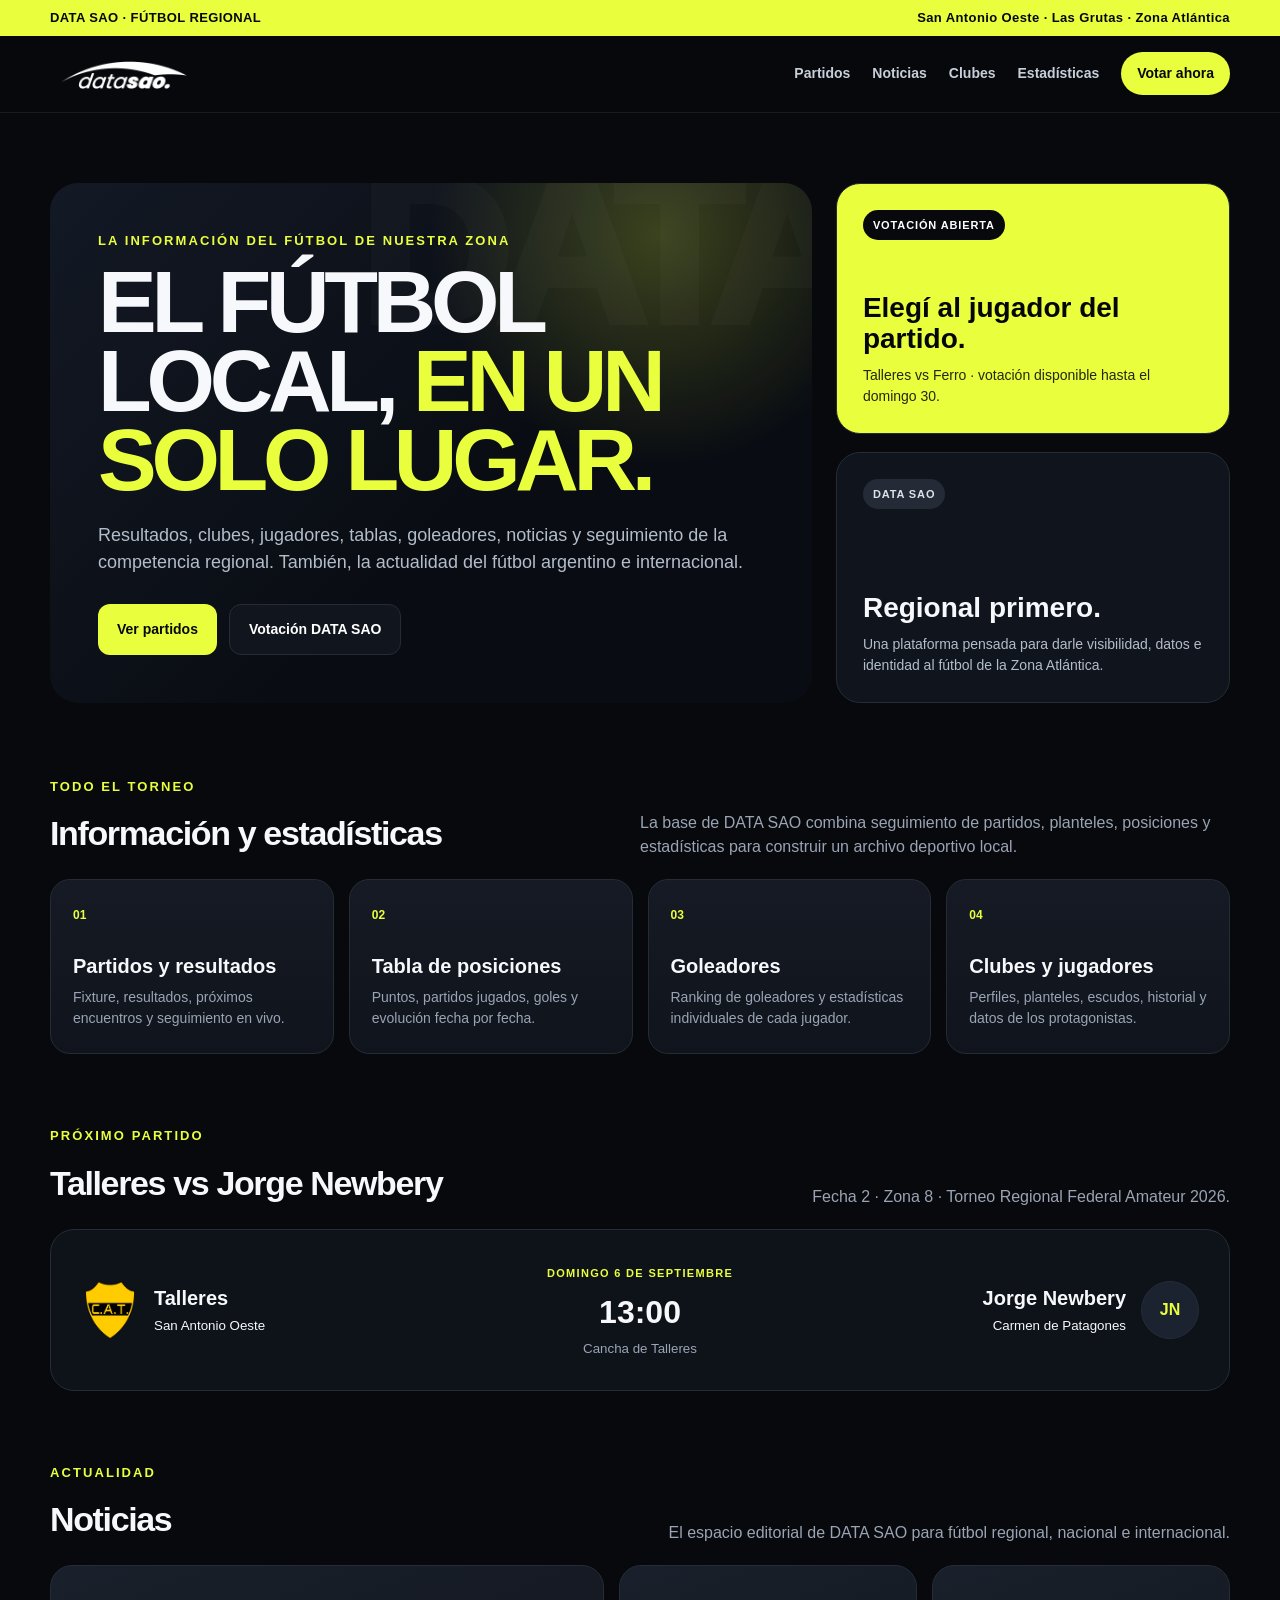
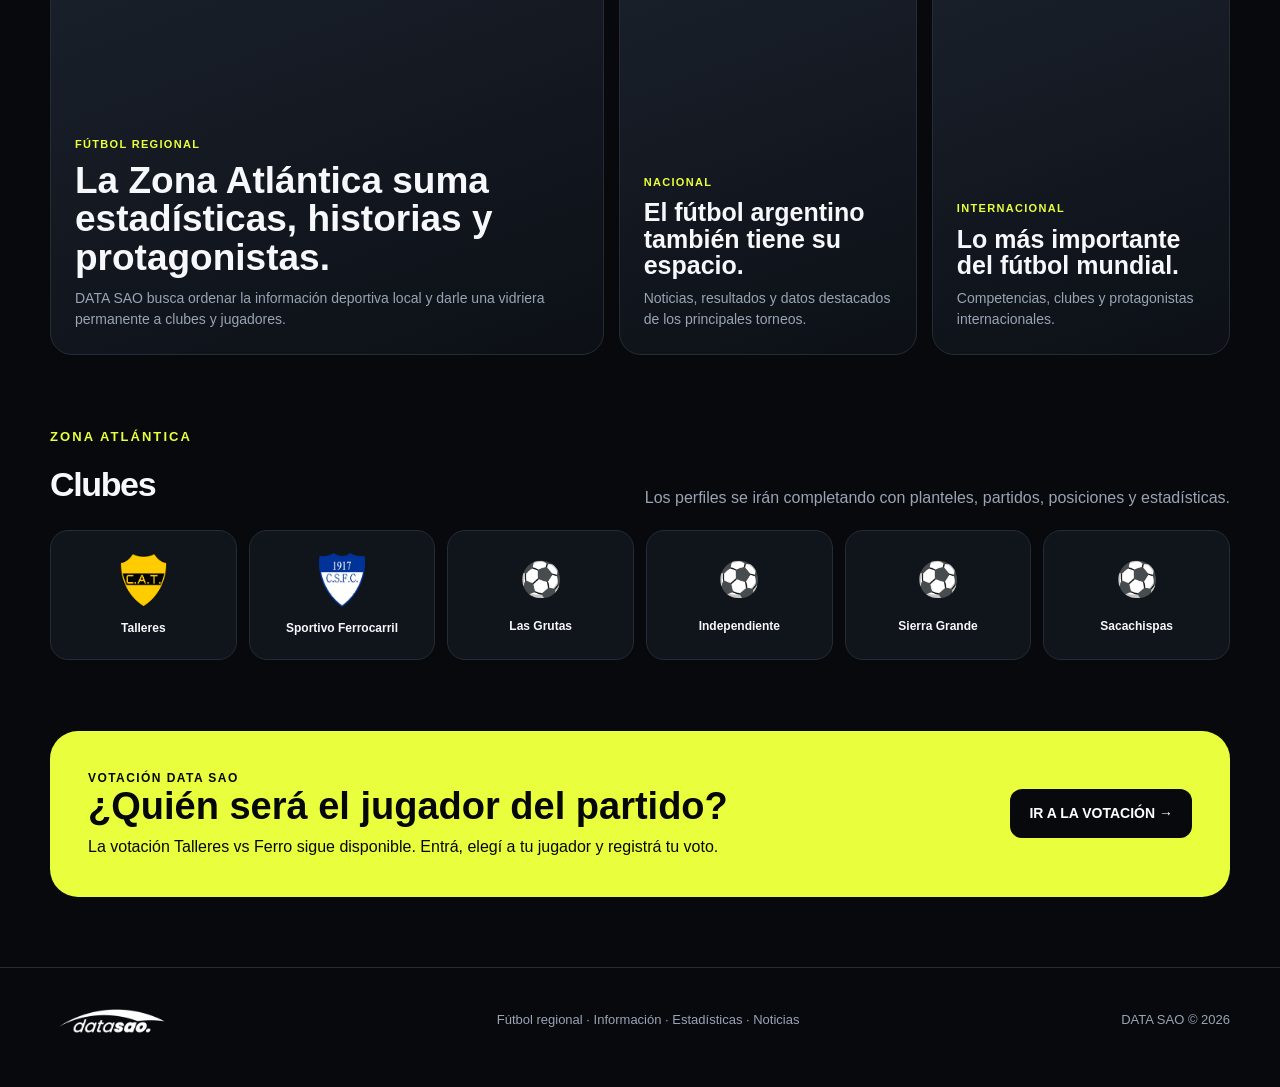
<file: index.html>
<!DOCTYPE html>
<html lang="es">
<head>
  <meta charset="UTF-8" />
  <meta name="viewport" content="width=device-width, initial-scale=1.0" />
  <meta name="theme-color" content="#05070b" />
  <title>DATA SAO | Fútbol regional, nacional e internacional</title>
  <meta name="description" content="DATA SAO: fútbol de la Zona Atlántica, resultados, clubes, estadísticas, noticias y actualidad nacional e internacional." />
  <style>
    *{box-sizing:border-box;margin:0;padding:0} html{scroll-behavior:smooth}
    body{font-family:Arial,Helvetica,sans-serif;background:#07090d;color:#f7f8fb;line-height:1.5}
    a{text-decoration:none;color:inherit} img{max-width:100%;display:block}
    :root{--bg:#07090d;--card:#10141c;--card2:#151a24;--line:#252c38;--text:#f7f8fb;--muted:#9aa4b4;--accent:#e9ff3d;--accent2:#cfe919;--white:#fff}
    .wrap{width:min(1180px,calc(100% - 36px));margin:auto}
    .topbar{background:var(--accent);color:#06080a;font-weight:800;font-size:13px;letter-spacing:.03em}.topbar .wrap{display:flex;justify-content:space-between;gap:20px;padding:8px 0}
    header{position:sticky;top:0;z-index:50;background:rgba(7,9,13,.94);backdrop-filter:blur(16px);border-bottom:1px solid rgba(255,255,255,.08)}
    .nav{display:flex;align-items:center;justify-content:space-between;gap:30px;min-height:76px}.brand img{width:150px;max-height:52px;object-fit:contain}.menu{display:flex;gap:22px;align-items:center;font-size:14px;font-weight:700;color:#c8cfda}.menu a:hover{color:var(--accent)}
    .vote-btn{background:var(--accent);color:#07090d!important;padding:11px 16px;border-radius:999px;font-weight:900!important}.vote-btn:hover{background:#fff!important}
    .hero{padding:70px 0 38px}.hero-grid{display:grid;grid-template-columns:1.45fr .75fr;gap:24px}.hero-main{min-height:500px;border-radius:28px;padding:48px;display:flex;flex-direction:column;justify-content:flex-end;position:relative;overflow:hidden;background:radial-gradient(circle at 80% 10%,rgba(233,255,61,.22),transparent 30%),linear-gradient(135deg,#131925,#090c12 60%)}
    .hero-main:before{content:"DATA";position:absolute;right:-30px;top:-35px;font-weight:1000;font-size:210px;line-height:1;color:rgba(255,255,255,.025);letter-spacing:-.08em}.kicker{color:var(--accent);font-size:13px;font-weight:900;letter-spacing:.16em;text-transform:uppercase;margin-bottom:12px}.hero h1{font-size:clamp(48px,7vw,88px);line-height:.9;letter-spacing:-.06em;max-width:800px}.hero h1 span{color:var(--accent)}.hero p{margin-top:22px;color:#b3bdca;max-width:670px;font-size:18px}.hero-actions{display:flex;flex-wrap:wrap;gap:12px;margin-top:28px}.btn{display:inline-flex;align-items:center;justify-content:center;padding:14px 19px;border-radius:12px;font-weight:900;font-size:14px}.btn-primary{background:var(--accent);color:#07090d}.btn-secondary{border:1px solid var(--line);background:#11151d;color:white}
    .hero-side{display:grid;gap:18px}.mini-card{background:var(--card);border:1px solid var(--line);border-radius:24px;padding:26px;display:flex;flex-direction:column;justify-content:space-between;min-height:241px}.mini-card strong{font-size:28px;line-height:1.05}.mini-card p{font-size:14px;margin-top:10px}.mini-card .tag{display:inline-block;width:max-content;background:#242b36;color:#dce2ea;border-radius:999px;padding:7px 10px;font-size:11px;font-weight:900;letter-spacing:.08em}.mini-card.highlight{background:var(--accent);color:#050608}.mini-card.highlight p{color:#25270f}.mini-card.highlight .tag{background:#07090d;color:white}
    section{padding:36px 0}.section-head{display:flex;justify-content:space-between;align-items:end;gap:20px;margin-bottom:20px}.section-head h2{font-size:34px;letter-spacing:-.04em}.section-head p{color:var(--muted);max-width:590px}.grid4{display:grid;grid-template-columns:repeat(4,1fr);gap:15px}.module{border:1px solid var(--line);background:linear-gradient(180deg,var(--card2),var(--card));border-radius:20px;padding:22px;min-height:175px;transition:.2s}.module:hover{transform:translateY(-3px);border-color:#3a4453}.module .num{font-size:12px;color:var(--accent);font-weight:900}.module h3{font-size:20px;margin:25px 0 6px}.module p{color:var(--muted);font-size:14px}
    .match-card{display:grid;grid-template-columns:1fr auto 1fr;align-items:center;gap:20px;background:#0e1219;border:1px solid var(--line);border-radius:24px;padding:30px}.club{display:flex;align-items:center;gap:15px}.club.right{justify-content:flex-end;text-align:right}.club img{width:58px;height:58px;object-fit:contain}.club-name{font-size:20px;font-weight:900}.score{text-align:center}.score .status{font-size:11px;color:var(--accent);font-weight:900;letter-spacing:.12em}.score strong{display:block;font-size:32px;margin-top:4px}.score small{color:var(--muted)}
    .news-grid{display:grid;grid-template-columns:1.3fr .7fr .7fr;gap:15px}.news{min-height:280px;background:linear-gradient(160deg,#1a202b,#0c1016);border:1px solid var(--line);border-radius:22px;padding:24px;display:flex;flex-direction:column;justify-content:flex-end}.news.big{min-height:390px}.news .cat{color:var(--accent);font-size:11px;font-weight:900;letter-spacing:.12em}.news h3{font-size:25px;line-height:1.05;margin-top:9px}.news.big h3{font-size:37px}.news p{color:var(--muted);font-size:14px;margin-top:10px}
    .clubs{display:grid;grid-template-columns:repeat(6,1fr);gap:12px}.club-box{background:#10141b;border:1px solid var(--line);border-radius:18px;min-height:130px;display:flex;align-items:center;justify-content:center;flex-direction:column;gap:12px;font-size:12px;font-weight:900;text-align:center;padding:14px}.club-box img{width:54px;height:54px;object-fit:contain}
    .cta{margin:35px 0 70px;background:var(--accent);color:#060708;border-radius:28px;padding:38px;display:flex;justify-content:space-between;align-items:center;gap:30px}.cta h2{font-size:38px;line-height:1}.cta p{margin-top:10px;max-width:650px}.cta .btn{background:#07090d;color:white;white-space:nowrap}
    footer{border-top:1px solid var(--line);padding:30px 0 45px;color:var(--muted)}footer .foot{display:flex;justify-content:space-between;gap:25px;align-items:center}footer img{width:125px}footer p{font-size:13px}
    @media(max-width:900px){.menu a:not(.vote-btn){display:none}.hero-grid,.news-grid{grid-template-columns:1fr}.hero-main{min-height:450px;padding:32px}.grid4{grid-template-columns:repeat(2,1fr)}.clubs{grid-template-columns:repeat(3,1fr)}.cta{align-items:flex-start;flex-direction:column}.topbar .wrap span:last-child{display:none}}
    @media(max-width:600px){.wrap{width:min(100% - 24px,1180px)}.hero{padding-top:32px}.hero h1{font-size:49px}.hero-main{padding:26px;min-height:420px}.grid4{grid-template-columns:1fr}.match-card{padding:20px;gap:8px}.club{flex-direction:column;text-align:center}.club.right{flex-direction:column-reverse;text-align:center}.club-name{font-size:14px}.score strong{font-size:24px}.clubs{grid-template-columns:repeat(2,1fr)}.section-head{align-items:flex-start;flex-direction:column}.cta h2{font-size:31px}footer .foot{align-items:flex-start;flex-direction:column}}
  </style>
</head>
<body>
  <div class="topbar"><div class="wrap"><span>DATA SAO · FÚTBOL REGIONAL</span><span>San Antonio Oeste · Las Grutas · Zona Atlántica</span></div></div>
  <header>
    <div class="wrap nav">
      <a class="brand" href="/"><img src="imagenes/logodata.png" alt="DATA SAO" /></a>
      <nav class="menu">
        <a href="#partidos">Partidos</a><a href="#noticias">Noticias</a><a href="#clubes">Clubes</a><a href="#estadisticas">Estadísticas</a><a class="vote-btn" href="/votacion/">Votar ahora</a>
      </nav>
    </div>
  </header>

  <main>
    <div class="wrap hero">
      <div class="hero-grid">
        <article class="hero-main">
          <div class="kicker">La información del fútbol de nuestra zona</div>
          <h1>EL FÚTBOL LOCAL, <span>EN UN SOLO LUGAR.</span></h1>
          <p>Resultados, clubes, jugadores, tablas, goleadores, noticias y seguimiento de la competencia regional. También, la actualidad del fútbol argentino e internacional.</p>
          <div class="hero-actions"><a class="btn btn-primary" href="#partidos">Ver partidos</a><a class="btn btn-secondary" href="/votacion/">Votación DATA SAO</a></div>
        </article>
        <aside class="hero-side">
          <a href="/votacion/" class="mini-card highlight"><span class="tag">VOTACIÓN ABIERTA</span><div><strong>Elegí al jugador del partido.</strong><p>Talleres vs Ferro · votación disponible hasta el domingo 30.</p></div></a>
          <div class="mini-card"><span class="tag">DATA SAO</span><div><strong>Regional primero.</strong><p>Una plataforma pensada para darle visibilidad, datos e identidad al fútbol de la Zona Atlántica.</p></div></div>
        </aside>
      </div>
    </div>

    <section id="estadisticas"><div class="wrap"><div class="section-head"><div><div class="kicker">Todo el torneo</div><h2>Información y estadísticas</h2></div><p>La base de DATA SAO combina seguimiento de partidos, planteles, posiciones y estadísticas para construir un archivo deportivo local.</p></div>
      <div class="grid4">
        <div class="module"><span class="num">01</span><h3>Partidos y resultados</h3><p>Fixture, resultados, próximos encuentros y seguimiento en vivo.</p></div>
        <div class="module"><span class="num">02</span><h3>Tabla de posiciones</h3><p>Puntos, partidos jugados, goles y evolución fecha por fecha.</p></div>
        <div class="module"><span class="num">03</span><h3>Goleadores</h3><p>Ranking de goleadores y estadísticas individuales de cada jugador.</p></div>
        <div class="module"><span class="num">04</span><h3>Clubes y jugadores</h3><p>Perfiles, planteles, escudos, historial y datos de los protagonistas.</p></div>
      </div>
    </div></section>

    <section id="partidos"><div class="wrap"><div class="section-head"><div><div class="kicker">Próximo partido</div><h2>Talleres vs Jorge Newbery</h2></div><p>Fecha 2 · Zona 8 · Torneo Regional Federal Amateur 2026.</p></div>
      <div class="match-card">
        <div class="club"><img src="imagenes/talleres.png" alt="Talleres"><div><div class="club-name">Talleres</div><small>San Antonio Oeste</small></div></div>
        <div class="score"><span class="status">DOMINGO 6 DE SEPTIEMBRE</span><strong>13:00</strong><small>Cancha de Talleres</small></div>
        <div class="club right"><div><div class="club-name">Jorge Newbery</div><small>Carmen de Patagones</small></div><span aria-label="Jorge Newbery" style="width:58px;height:58px;border-radius:50%;display:grid;place-items:center;background:#1c2330;border:1px solid #252c38;color:#e9ff3d;font-weight:900">JN</span></div>
      </div>
    </div></section>

    <section id="noticias"><div class="wrap"><div class="section-head"><div><div class="kicker">Actualidad</div><h2>Noticias</h2></div><p>El espacio editorial de DATA SAO para fútbol regional, nacional e internacional.</p></div>
      <div class="news-grid">
        <article class="news big"><span class="cat">FÚTBOL REGIONAL</span><h3>La Zona Atlántica suma estadísticas, historias y protagonistas.</h3><p>DATA SAO busca ordenar la información deportiva local y darle una vidriera permanente a clubes y jugadores.</p></article>
        <article class="news"><span class="cat">NACIONAL</span><h3>El fútbol argentino también tiene su espacio.</h3><p>Noticias, resultados y datos destacados de los principales torneos.</p></article>
        <article class="news"><span class="cat">INTERNACIONAL</span><h3>Lo más importante del fútbol mundial.</h3><p>Competencias, clubes y protagonistas internacionales.</p></article>
      </div>
    </div></section>

    <section id="clubes"><div class="wrap"><div class="section-head"><div><div class="kicker">Zona Atlántica</div><h2>Clubes</h2></div><p>Los perfiles se irán completando con planteles, partidos, posiciones y estadísticas.</p></div>
      <div class="clubs">
        <div class="club-box"><img src="imagenes/talleres.png" alt="Talleres"><span>Talleres</span></div>
        <div class="club-box"><img src="imagenes/ferro.png" alt="Ferro"><span>Sportivo Ferrocarril</span></div>
        <div class="club-box"><span style="font-size:34px">⚽</span><span>Las Grutas</span></div>
        <div class="club-box"><span style="font-size:34px">⚽</span><span>Independiente</span></div>
        <div class="club-box"><span style="font-size:34px">⚽</span><span>Sierra Grande</span></div>
        <div class="club-box"><span style="font-size:34px">⚽</span><span>Sacachispas</span></div>
      </div>
    </div></section>

    <div class="wrap"><div class="cta"><div><div style="font-size:12px;font-weight:900;letter-spacing:.12em">VOTACIÓN DATA SAO</div><h2>¿Quién será el jugador del partido?</h2><p>La votación Talleres vs Ferro sigue disponible. Entrá, elegí a tu jugador y registrá tu voto.</p></div><a class="btn" href="/votacion/">IR A LA VOTACIÓN →</a></div></div>
  </main>

  <footer><div class="wrap foot"><img src="imagenes/logodata.png" alt="DATA SAO"><p>Fútbol regional · Información · Estadísticas · Noticias</p><p>DATA SAO © 2026</p></div></footer>
</body>
</html>
</file>
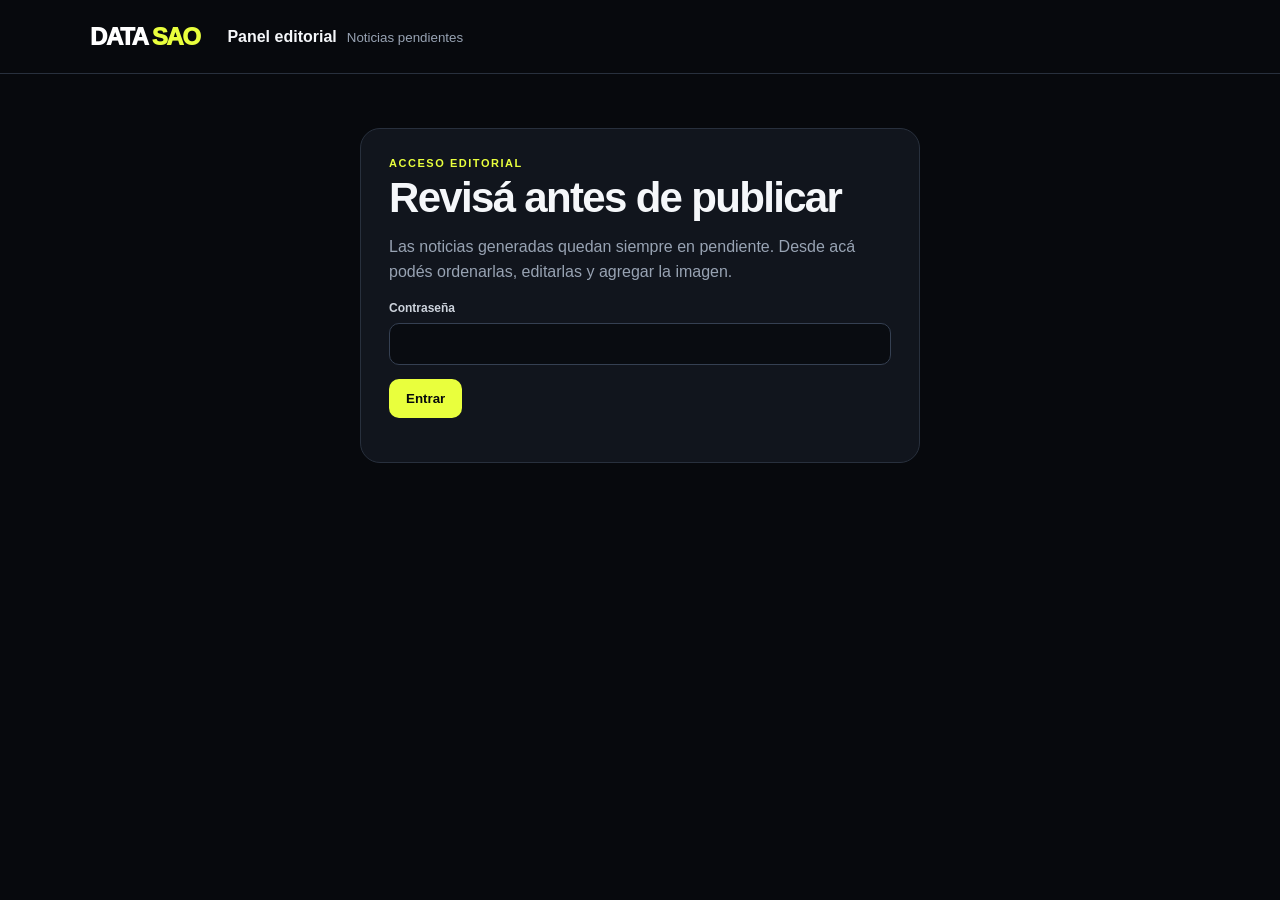
<file: panel/index.html>
<!doctype html>
<html lang="es">
<head>
  <meta charset="utf-8">
  <meta name="viewport" content="width=device-width,initial-scale=1">
  <meta name="robots" content="noindex,nofollow">
  <title>Pendientes | DataSao</title>
  <link rel="stylesheet" href="/panel/panel.css">
</head>
<body>
  <header><a href="/" class="brand">DATA <span>SAO</span></a><div><strong>Panel editorial</strong><small>Noticias pendientes</small></div></header>
  <main>
    <section id="login" class="login card">
      <p class="eyebrow">Acceso editorial</p><h1>Revisá antes de publicar</h1>
      <p class="muted">Las noticias generadas quedan siempre en pendiente. Desde acá podés ordenarlas, editarlas y agregar la imagen.</p>
      <form id="loginForm"><label>Contraseña<input id="password" type="password" autocomplete="current-password" required></label><button>Entrar</button></form>
      <p id="loginError" class="error" role="alert"></p>
    </section>
    <section id="workspace" hidden>
      <div class="toolbar"><div><p class="eyebrow">Bandeja editorial</p><h1>Pendientes <span id="count">0</span></h1></div><button id="runPipeline" class="secondary">Buscar una noticia ahora</button></div>
      <p id="status" class="status" aria-live="polite"></p>
      <div id="empty" class="card empty" hidden>No hay noticias pendientes.</div>
      <div id="newsList" class="list"></div>
    </section>
  </main>
  <template id="newsTemplate">
    <article class="card news-card">
      <div class="summary"><div><span class="confidence"></span><span class="source-count"></span></div><button class="toggle secondary">Editar</button></div>
      <h2 class="headline"></h2><p class="dek muted"></p>
      <form class="editor" hidden>
        <div class="two"><label>Título<input name="titulo" required></label><label>Orden<input name="orden" type="number" min="1"></label></div>
        <label>Bajada<textarea name="bajada" rows="3"></textarea></label>
        <label>Cuerpo<textarea name="cuerpo" rows="15"></textarea></label>
        <div class="two"><label>Categoría<input name="categoria"></label><label>Etiquetas separadas por coma<input name="tags"></label></div>
        <label>URL de la imagen<input name="imagen_url" type="url" placeholder="Agregala manualmente antes de publicar"></label>
        <div class="sources"></div>
        <button type="submit">Guardar cambios</button><span class="saved"></span>
      </form>
    </article>
  </template>
  <script src="/panel/panel.js" defer></script>
</body>
</html>
</file>
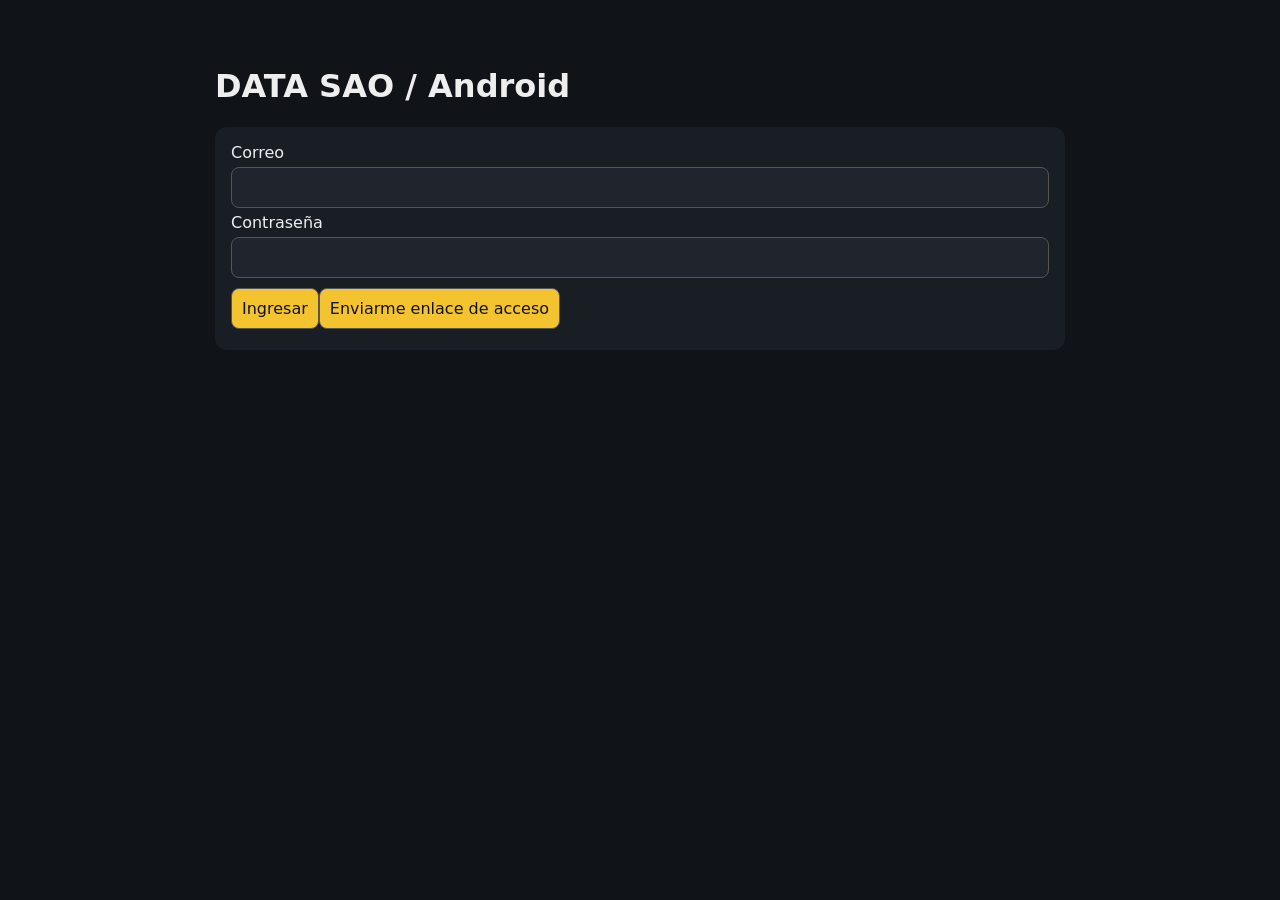
<file: android/admin/index.html>
<!doctype html><html lang="es"><meta charset="utf-8"><meta name="viewport" content="width=device-width,initial-scale=1"><title>DATA SAO Android | Administración</title><style>body{background:#101318;color:#eee;font:16px system-ui;max-width:850px;margin:30px auto;padding:16px}input,select,textarea,button{font:inherit;padding:10px;margin:5px 0;border-radius:8px;border:1px solid #555}input,select,textarea{background:#20252d;color:white;width:100%;box-sizing:border-box}button{cursor:pointer;background:#f4c430;color:#111}section,article{background:#191e25;padding:16px;margin:12px 0;border-radius:12px}label{display:block}input[type=checkbox]{width:auto} [hidden]{display:none!important}</style><h1>DATA SAO / Android</h1><p id="status" role="status"></p><section id="login"><form id="auth"><label>Correo<input name="email" type="email" required></label><label>Contraseña<input name="password" type="password" required></label><button>Ingresar</button></form></section><section id="panel" hidden><button id="logout">Cerrar sesión</button><h2>Catálogo</h2><form id="editor"><input name="id" type="hidden"><label>Tipo<select name="kind"><option value="tv">TV</option><option value="movie">Película</option><option value="series">Serie</option><option value="music">Música</option><option value="premiere">Estreno</option></select></label><label>Título<input name="title" required></label><label>Categoría<input name="category"></label><label>Descripción<textarea name="description"></textarea></label><label>Portada URL<input name="cover_url" type="url"></label><label>Enlace autorizado de reproducción<input name="playback_url" type="url" required></label><label>Orden<input name="sort_order" type="number" value="0"></label><label><input name="published" type="checkbox"> Publicado</label><button>Guardar</button> <button type="reset">Nuevo</button></form><div id="items"></div></section><script src="/android/admin/app.js" defer></script></html>
</file>
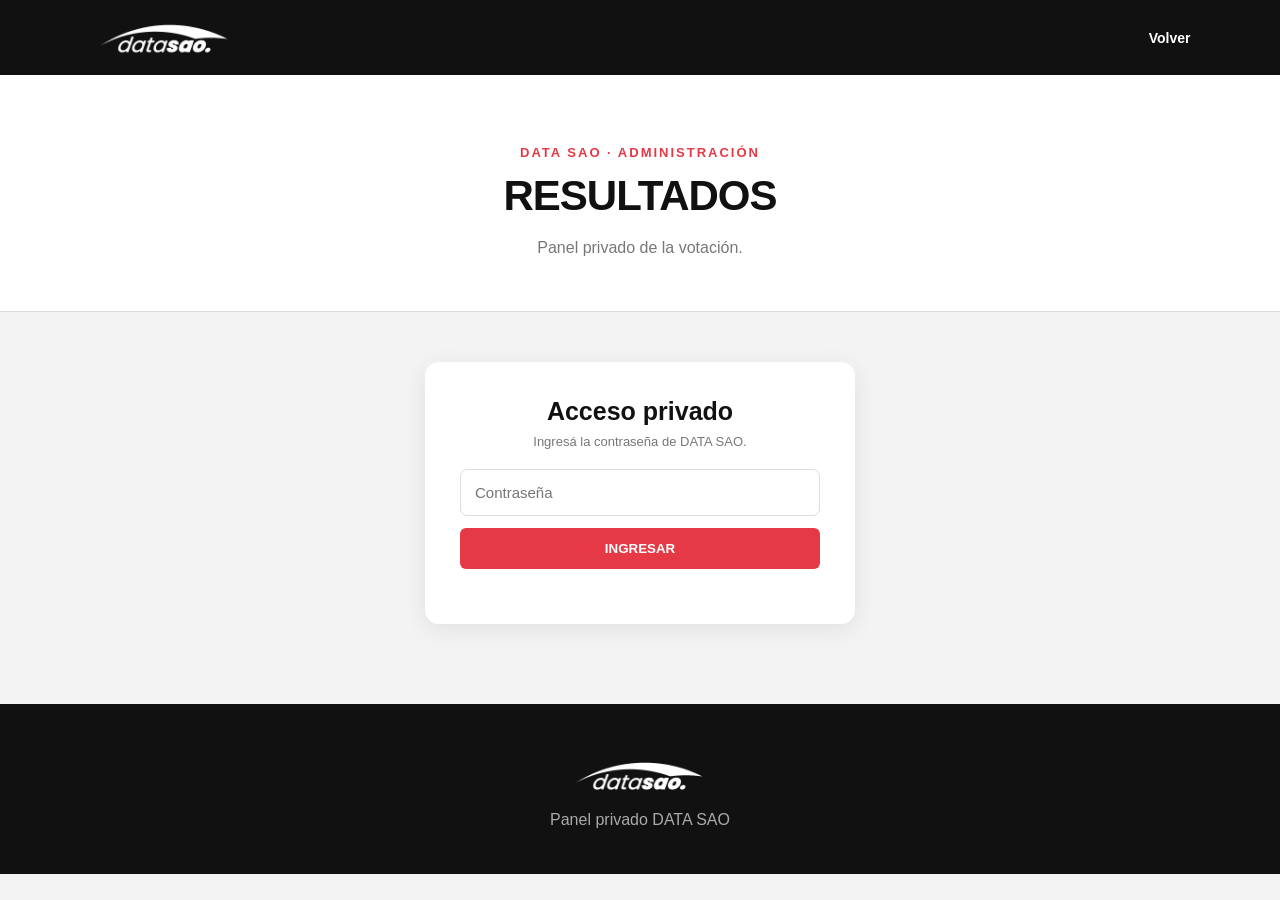
<file: resultados.html>
<!DOCTYPE html>
<html lang="es">

<head>

    <meta charset="UTF-8">

    <meta
        name="viewport"
        content="width=device-width, initial-scale=1.0"
    >

    <title>
        DATA SAO | Panel de Resultados
    </title>

    <link
        rel="stylesheet"
        href="style.css"
    >

</head>


<body>


<header class="header">

    <div class="logo">

        <img
            src="imagenes/logodata.png"
            alt="DATA SAO"
        >

    </div>

    <nav>

        <a href="index.html">
            Volver
        </a>

    </nav>

</header>



<main>


    <section class="hero">

        <p class="categoria">
            DATA SAO · ADMINISTRACIÓN
        </p>

        <h1>
            RESULTADOS
        </h1>

        <p class="descripcion">
            Panel privado de la votación.
        </p>

    </section>



    <!-- LOGIN -->

    <section
        id="loginResultados"
        class="login-resultados"
    >

        <h2>
            Acceso privado
        </h2>

        <p>
            Ingresá la contraseña de DATA SAO.
        </p>


        <input
            type="password"
            id="passwordResultados"
            placeholder="Contraseña"
        >


        <button
            onclick="ingresarResultados()"
        >
            INGRESAR
        </button>


        <p
            id="errorLogin"
            class="error-login"
        >
        </p>

    </section>



    <!-- RESULTADOS -->

    <section
        id="panelResultados"
        class="resultados-panel oculto"
    >


        <div class="resultados-encabezado">


            <div>

                <p class="categoria">
                    VOTACIÓN ACTUAL
                </p>

                <h2>
                    Talleres vs Ferro
                </h2>

            </div>


            <div class="total-votos">

                <span id="totalVotos">
                    0
                </span>

                <small>
                    VOTOS
                </small>

            </div>


        </div>


        <div
            id="listaResultados"
            class="lista-resultados"
        >

            <p class="cargando">
                Cargando resultados...
            </p>

        </div>


    </section>


</main>



<footer>

    <div class="logo">

        <img
            src="imagenes/logodata.png"
            alt="DATA SAO"
        >

    </div>

    <p>
        Panel privado DATA SAO
    </p>

</footer>



<script src="resultados.js"></script>


</body>

</html>
</file>
<file: panel/panel.css>
:root{--bg:#07090d;--card:#11151d;--line:#28303d;--text:#f5f7fa;--muted:#98a3b3;--accent:#e9ff3d;--danger:#ff827d}*{box-sizing:border-box}body{margin:0;background:var(--bg);color:var(--text);font-family:Arial,Helvetica,sans-serif}header{min-height:74px;border-bottom:1px solid var(--line);display:flex;align-items:center;gap:28px;padding:0 max(24px,calc((100vw - 1100px)/2))}header div{display:flex;gap:10px;align-items:baseline}header small{color:var(--muted)}.brand{color:white;text-decoration:none;font-size:24px;font-weight:1000;letter-spacing:-.06em}.brand span,.eyebrow{color:var(--accent)}main{width:min(1100px,calc(100% - 32px));margin:54px auto 80px}.card{background:var(--card);border:1px solid var(--line);border-radius:20px;padding:28px}.login{max-width:560px;margin:auto}.eyebrow{text-transform:uppercase;font-size:11px;font-weight:900;letter-spacing:.14em;margin:0 0 8px}h1{font-size:42px;line-height:1;margin:0 0 14px;letter-spacing:-.04em}h1 span{color:var(--accent)}h2{font-size:25px;line-height:1.12;margin:20px 0 8px}.muted{color:var(--muted);line-height:1.55}.toolbar,.summary{display:flex;justify-content:space-between;align-items:center;gap:20px}.list{display:grid;gap:16px}.news-card{padding:24px}.confidence,.source-count{display:inline-block;border:1px solid var(--line);border-radius:999px;padding:6px 9px;margin-right:7px;color:var(--muted);font-size:11px;font-weight:bold}.confidence.alto{color:#7ce3a1}.confidence.bajo{color:#ffb287}.editor{border-top:1px solid var(--line);padding-top:22px;margin-top:22px}label{display:grid;gap:8px;color:#cdd3dc;font-size:12px;font-weight:bold;margin:14px 0}input,textarea{width:100%;border:1px solid #354052;background:#090c11;color:white;border-radius:10px;padding:12px;font:inherit;font-size:14px}textarea{resize:vertical;line-height:1.5}button{border:0;border-radius:10px;background:var(--accent);color:#07090d;font-weight:900;padding:12px 17px;cursor:pointer}button:disabled{opacity:.55;cursor:wait}.secondary{background:#1a202b;color:white;border:1px solid var(--line)}.two{display:grid;grid-template-columns:1fr 150px;gap:14px}.sources{background:#090c11;border-radius:12px;padding:15px;margin:18px 0}.sources a{display:block;color:#cfe919;font-size:12px;margin:7px 0;white-space:nowrap;overflow:hidden;text-overflow:ellipsis}.status,.saved{color:var(--accent);min-height:22px;font-size:13px}.error{color:var(--danger)}.empty{text-align:center;color:var(--muted)}@media(max-width:650px){header div{display:none}main{margin-top:32px}.toolbar{align-items:flex-start;flex-direction:column}.two{grid-template-columns:1fr}.card{padding:20px}h1{font-size:34px}}
</file>
<file: style.css>
* {
    margin: 0;
    padding: 0;
    box-sizing: border-box;
}

body {
    font-family: Arial, Helvetica, sans-serif;
    background: #f3f3f3;
    color: #111;
}


/* ==================================================
   HEADER
================================================== */

.header {
    min-height: 75px;
    background: #111;
    color: white;

    display: flex;
    align-items: center;
    justify-content: space-between;

    padding: 0 7%;
}

.logo {
    display: flex;
    align-items: center;
}

.logo img {
    width: 150px;
    height: auto;
    display: block;
}

nav {
    display: flex;
    align-items: center;
    gap: 30px;
}

nav a {
    color: white;
    text-decoration: none;

    font-size: 14px;
    font-weight: bold;

    transition: 0.2s;
}

nav a:hover {
    color: #e63946;
}


/* ==================================================
   HERO
================================================== */

.hero {
    background: white;

    text-align: center;

    padding: 70px 20px 50px;

    border-bottom: 1px solid #ddd;
}

.categoria {
    color: #e63946;

    font-size: 13px;
    font-weight: 900;

    letter-spacing: 2px;

    margin-bottom: 12px;
}

.hero h1 {
    font-size: 42px;

    font-weight: 900;

    letter-spacing: -1px;
}

.descripcion {
    max-width: 650px;

    margin: 15px auto 0;

    color: #777;

    line-height: 1.6;

    font-size: 16px;
}


/* ==================================================
   PARTIDO
================================================== */

.partido {
    max-width: 900px;

    margin: 35px auto;

    background: #111;
    color: white;

    padding: 40px 35px;

    display: flex;
    justify-content: space-around;
    align-items: center;

    border-radius: 14px;

    box-shadow:
        0 8px 25px
        rgba(0,0,0,0.12);
}

.equipo {
    text-align: center;
    min-width: 180px;
}

.equipo h2 {
    font-size: 20px;
    margin-top: 10px;
}

.escudo-img {
    width: 85px;
    height: 85px;

    object-fit: contain;

    display: block;

    margin: 0 auto 12px;

    filter:
        drop-shadow(
            0 4px 5px
            rgba(0,0,0,0.25)
        );
}


/* ==================================================
   RESULTADO
================================================== */

.resultado {
    display: flex;
    align-items: center;

    gap: 18px;
}

.resultado span {
    font-size: 48px;
    font-weight: 900;
}

.resultado div {
    display: flex;
    flex-direction: column;
    align-items: center;

    gap: 5px;
}

.resultado small {
    color: #aaa;

    font-size: 10px;
    font-weight: bold;

    letter-spacing: 1px;
}

.resultado strong {
    color: #e63946;

    font-size: 10px;

    letter-spacing: 1px;
}


/* ==================================================
   INFO
================================================== */

.info-partido {
    max-width: 900px;

    margin: 30px auto;

    padding: 35px;

    background: white;

    border-radius: 12px;

    text-align: center;

    box-shadow:
        0 3px 15px
        rgba(0,0,0,0.05);
}

.info-partido h2 {
    font-size: 24px;

    margin-bottom: 12px;
}

.info-partido p {
    color: #666;

    line-height: 1.6;

    margin-bottom: 6px;
}

.estado {
    margin: 25px auto 0;

    max-width: 550px;

    display: flex;
    align-items: center;
    justify-content: space-between;

    gap: 15px;

    padding: 15px;

    background: #f4f4f4;

    border-radius: 8px;
}

.estado span {
    color: #e63946;

    font-size: 11px;
    font-weight: 900;

    letter-spacing: 1px;
}

.estado strong {
    font-size: 16px;
}


/* ==================================================
   VOTACIÓN
================================================== */

.votacion {
    max-width: 900px;

    margin: 65px auto;

    padding: 0 20px;
}

.titulo {
    margin-bottom: 30px;
}

.titulo p {
    color: #e63946;

    font-weight: 900;

    font-size: 13px;

    letter-spacing: 1px;
}

.titulo h2 {
    font-size: 30px;

    margin: 7px 0;
}

.titulo span {
    color: #777;

    font-size: 15px;
}


/* ==================================================
   JUGADORES
================================================== */

.jugadores {
    display: grid;
    gap: 15px;
}

.jugador {
    background: white;

    min-height: 105px;

    display: flex;
    align-items: center;

    padding: 15px;

    border-radius: 10px;

    box-shadow:
        0 3px 12px
        rgba(0,0,0,0.06);

    transition: 0.2s;
}

.jugador:hover {
    transform:
        translateY(-2px);

    box-shadow:
        0 7px 20px
        rgba(0,0,0,0.10);
}

.foto {
    width: 75px;
    height: 75px;

    background: #ddd;

    border-radius: 8px;

    overflow: hidden;

    flex-shrink: 0;
}

.foto img {
    width: 100%;
    height: 100%;

    object-fit: cover;
}

.datos {
    flex: 1;

    padding-left: 20px;
}

.datos h3 {
    font-size: 18px;

    margin-bottom: 5px;
}

.datos p {
    color: #777;

    font-size: 13px;
}

.jugador.destacado {
    border-left:
        4px solid #e63946;
}

.dato-extra {
    display: block;

    margin-top: 6px;

    color: #e63946;

    font-size: 11px;
    font-weight: bold;
}


/* ==================================================
   BOTONES
================================================== */

button {
    border: none;

    background: #e63946;

    color: white;

    padding: 13px 25px;

    border-radius: 6px;

    font-weight: 900;

    cursor: pointer;

    transition: 0.2s;
}

button:hover:not(:disabled) {
    background: #c92f3b;

    transform: scale(1.03);
}

button:disabled {
    opacity: 0.45;

    cursor: not-allowed;
}


/* ==================================================
   OTRO JUGADOR
================================================== */

.otro-jugador {
    margin-top: 25px;

    background: white;

    padding: 25px;

    border-radius: 10px;

    box-shadow:
        0 3px 12px
        rgba(0,0,0,0.06);

    text-align: center;
}

.otro-jugador h3 {
    font-size: 19px;

    margin-bottom: 7px;
}

.otro-jugador p {
    color: #777;

    font-size: 13px;

    margin-bottom: 18px;
}

.otro-form {
    display: flex;

    max-width: 600px;

    margin: auto;

    gap: 10px;
}

.otro-form input {
    flex: 1;

    border:
        1px solid #ddd;

    border-radius: 6px;

    padding: 13px 15px;

    font-size: 14px;

    outline: none;
}

.otro-form input:focus {
    border-color: #e63946;
}


/* ==================================================
   MENSAJE
================================================== */

.mensaje {
    max-width: 900px;

    margin: 80px auto;

    background: #111;
    color: white;

    padding: 45px;

    text-align: center;

    border-radius: 12px;
}

.mensaje h2 {
    margin-bottom: 12px;

    font-size: 25px;
}

.mensaje p {
    color: #bbb;

    max-width: 650px;

    margin: 7px auto;

    line-height: 1.6;
}


/* ==================================================
   MODAL
================================================== */

.modal-overlay {
    position: fixed;

    inset: 0;

    background:
        rgba(0,0,0,0.72);

    display: flex;
    align-items: center;
    justify-content: center;

    padding: 20px;

    opacity: 0;
    visibility: hidden;

    transition: 0.25s;

    z-index: 9999;
}

.modal-overlay.activo {
    opacity: 1;

    visibility: visible;
}

.modal-box {
    width: 100%;
    max-width: 420px;

    background: white;

    padding: 40px 30px;

    border-radius: 18px;

    text-align: center;

    box-shadow:
        0 20px 70px
        rgba(0,0,0,0.30);

    transform:
        translateY(20px);

    transition: 0.25s;
}

.modal-overlay.activo
.modal-box {
    transform:
        translateY(0);
}

.modal-icono {
    width: 65px;
    height: 65px;

    margin:
        0 auto 20px;

    border-radius: 50%;

    background: #e63946;

    color: white;

    display: flex;
    align-items: center;
    justify-content: center;

    font-size: 30px;
    font-weight: 900;
}

.modal-box h2 {
    font-size: 26px;

    margin-bottom: 12px;
}

.modal-box > p:not(.categoria) {
    color: #666;

    line-height: 1.6;

    margin-bottom: 25px;
}


/* ==================================================
   LOGIN RESULTADOS
================================================== */

.login-resultados {
    width:
        calc(100% - 40px);

    max-width: 430px;

    margin:
        50px auto 80px;

    background: white;

    padding: 35px;

    border-radius: 14px;

    box-shadow:
        0 5px 25px
        rgba(0,0,0,0.08);

    text-align: center;
}

.login-resultados h2 {
    font-size: 25px;

    margin-bottom: 8px;
}

.login-resultados p {
    color: #777;

    font-size: 13px;

    margin-bottom: 20px;
}

.login-resultados input {
    width: 100%;

    padding: 14px;

    margin-bottom: 12px;

    border:
        1px solid #ddd;

    border-radius: 7px;

    outline: none;

    font-size: 15px;
}

.login-resultados input:focus {
    border-color: #e63946;
}

.login-resultados button {
    width: 100%;
}

.error-login {
    margin-top: 15px !important;

    color: #e63946 !important;

    font-weight: bold;
}


/* ==================================================
   RESULTADOS
================================================== */

.resultados-panel {
    width:
        calc(100% - 40px);

    max-width: 900px;

    margin:
        50px auto 80px;

    padding: 35px;

    background: white;

    border-radius: 14px;

    box-shadow:
        0 5px 25px
        rgba(0,0,0,0.08);
}

.resultados-encabezado {
    display: flex;

    align-items: center;
    justify-content: space-between;

    gap: 20px;

    padding-bottom: 25px;

    margin-bottom: 25px;

    border-bottom:
        1px solid #e8e8e8;
}

.resultados-encabezado h2 {
    font-size: 27px;
}

.total-votos {
    min-width: 105px;

    padding: 14px 20px;

    background: #111;

    color: white;

    border-radius: 10px;

    text-align: center;
}

.total-votos span {
    display: block;

    font-size: 30px;
    font-weight: 900;
}

.total-votos small {
    color: #aaa;

    font-size: 10px;
}

.lista-resultados {
    display: flex;

    flex-direction: column;

    gap: 12px;
}

.resultado-jugador {
    display: flex;

    align-items: center;

    gap: 17px;

    padding: 18px;

    background: #f6f6f6;

    border-radius: 10px;

    border:
        1px solid #eee;
}

.resultado-posicion {
    width: 44px;
    height: 44px;

    flex:
        0 0 44px;

    display: flex;
    align-items: center;
    justify-content: center;

    background: #111;

    color: white;

    border-radius: 50%;

    font-size: 18px;
    font-weight: 900;
}

.resultado-info {
    flex: 1;
}

.resultado-superior {
    display: flex;

    align-items: center;
    justify-content: space-between;

    gap: 15px;

    margin-bottom: 11px;
}

.resultado-superior h3 {
    font-size: 17px;
}

.resultado-superior p {
    color: #777;

    margin-top: 3px;

    font-size: 12px;
}

.resultado-numeros {
    display: flex;

    align-items: center;

    gap: 13px;
}

.resultado-numeros strong {
    font-size: 19px;
}

.resultado-numeros span {
    color: #e63946;

    font-size: 15px;
    font-weight: 900;
}

.barra {
    width: 100%;
    height: 8px;

    background: #ddd;

    overflow: hidden;

    border-radius: 20px;
}

.barra-progreso {
    height: 100%;

    background: #e63946;

    border-radius: 20px;
}

.cargando {
    padding: 35px;

    color: #777;

    text-align: center;
}

.oculto {
    display: none !important;
}


/* ==================================================
   FOOTER
================================================== */

footer {
    background: #111;

    color: white;

    padding: 45px 20px;

    text-align: center;
}

footer .logo {
    justify-content: center;
}

footer p {
    margin-top: 10px;

    color: #aaa;
}

.disclaimer {
    font-size: 11px;
}


/* ==================================================
   CELULAR
================================================== */

@media
(max-width: 700px) {

    .header {
        padding: 20px;

        flex-direction: column;

        gap: 20px;
    }

    .logo img {
        width: 130px;
    }

    .hero {
        padding:
            50px 20px 40px;
    }

    .hero h1 {
        font-size: 30px;
    }

    .partido {
        margin: 20px;

        padding:
            30px 10px;

        gap: 5px;
    }

    .equipo {
        min-width: 90px;
    }

    .equipo h2 {
        font-size: 14px;
    }

    .escudo-img {
        width: 65px;
        height: 65px;
    }

    .resultado {
        gap: 8px;
    }

    .resultado span {
        font-size: 32px;
    }

    .info-partido {
        margin: 20px;

        padding:
            25px 15px;
    }

    .estado {
        flex-direction: column;

        gap: 8px;
    }

    .titulo h2 {
        font-size: 24px;
    }

    .jugador {
        padding: 10px;
    }

    .foto {
        width: 60px;
        height: 60px;
    }

    .datos {
        padding-left: 12px;
    }

    .datos h3 {
        font-size: 15px;
    }

    .datos p {
        font-size: 11px;
    }

    .dato-extra {
        font-size: 9px;
    }

    .jugador button {
        padding:
            10px 12px;

        font-size: 11px;
    }

    .otro-form {
        flex-direction: column;
    }

    .otro-form input,
    .otro-form button {
        width: 100%;
    }

    .mensaje {
        margin:
            60px 20px;

        padding:
            30px 20px;
    }

    .modal-box {
        padding:
            35px 22px;
    }

    .login-resultados {
        width:
            calc(100% - 30px);

        padding: 25px;
    }

    .resultados-panel {
        width:
            calc(100% - 30px);

        padding:
            20px 15px;
    }

    .resultados-encabezado h2 {
        font-size: 20px;
    }

    .total-votos {
        min-width: 80px;

        padding: 11px;
    }

    .total-votos span {
        font-size: 23px;
    }

    .resultado-jugador {
        padding: 13px;

        gap: 11px;
    }

    .resultado-posicion {
        width: 36px;
        height: 36px;

        flex-basis: 36px;

        font-size: 14px;
    }

    .resultado-superior h3 {
        font-size: 14px;
    }

    .resultado-numeros {
        gap: 6px;
    }

}
</file>
